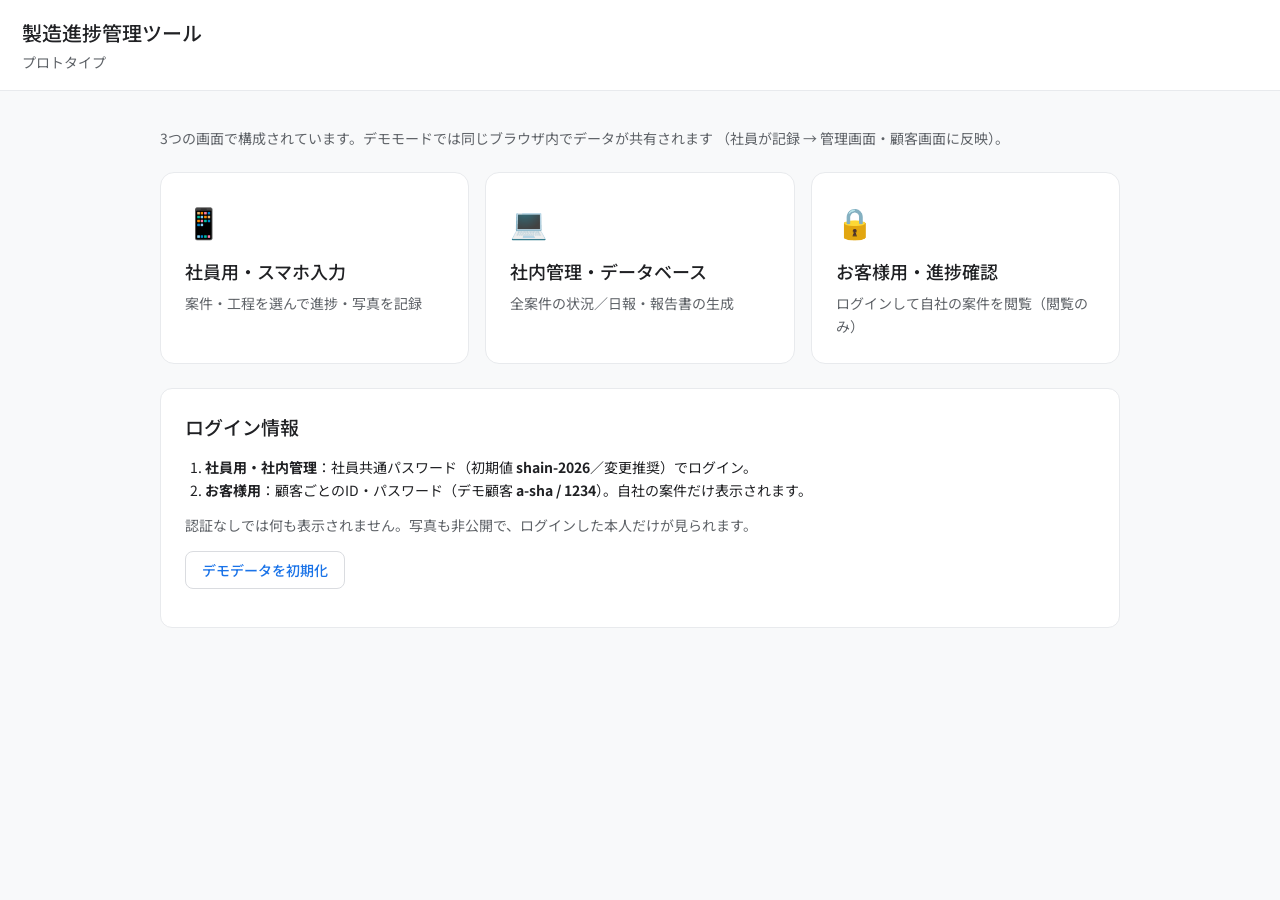
<file: index.html>
<!DOCTYPE html>
<html lang="ja">
<head>
<meta charset="UTF-8">
<meta name="viewport" content="width=device-width, initial-scale=1">
<title>製造進捗管理ツール</title>
<link rel="stylesheet" href="styles.css?v=17">
</head>
<body>
<div class="topbar">
  <div>
    <h1>製造進捗管理ツール</h1>
    <div class="sub">プロトタイプ</div>
  </div>
  <span id="mode" class="demo-tag">デモモード</span>
</div>

<div class="wrap">
  <p class="hint" style="margin-top:16px">
    3つの画面で構成されています。デモモードでは同じブラウザ内でデータが共有されます
    （社員が記録 → 管理画面・顧客画面に反映）。
  </p>

  <div class="launch">
    <a href="employee.html">
      <div class="ic">📱</div>
      <h3>社員用・スマホ入力</h3>
      <p>案件・工程を選んで進捗・写真を記録</p>
    </a>
    <a href="admin.html">
      <div class="ic">💻</div>
      <h3>社内管理・データベース</h3>
      <p>全案件の状況／日報・報告書の生成</p>
    </a>
    <a href="customer.html">
      <div class="ic">🔒</div>
      <h3>お客様用・進捗確認</h3>
      <p>ログインして自社の案件を閲覧（閲覧のみ）</p>
    </a>
  </div>

  <div class="card" style="margin-top:24px">
    <h2>ログイン情報</h2>
    <ol style="font-size:14px; padding-left:20px; margin:0">
      <li><b>社員用・社内管理</b>：社員共通パスワード（初期値 <b>shain-2026</b>／変更推奨）でログイン。</li>
      <li><b>お客様用</b>：顧客ごとのID・パスワード（デモ顧客 <b>a-sha / 1234</b>）。自社の案件だけ表示されます。</li>
    </ol>
    <p class="hint" style="margin-top:12px">
      認証なしでは何も表示されません。写真も非公開で、ログインした本人だけが見られます。
    </p>
    <p style="margin-top:10px">
      <button class="btn btn-sm" id="reset">デモデータを初期化</button>
    </p>
  </div>
</div>

<div class="toast" id="toast"></div>

<script src="store.js?v=17"></script>
<script>
if(!Store.isDemo()) document.getElementById("mode").style.display="none";
document.getElementById("reset").onclick = ()=>{
  Store.resetDemo();
  const t=document.getElementById("toast");
  t.textContent="初期化しました"; t.classList.add("show");
  setTimeout(()=>t.classList.remove("show"),1800);
};
</script>
</body>
</html>
</file>
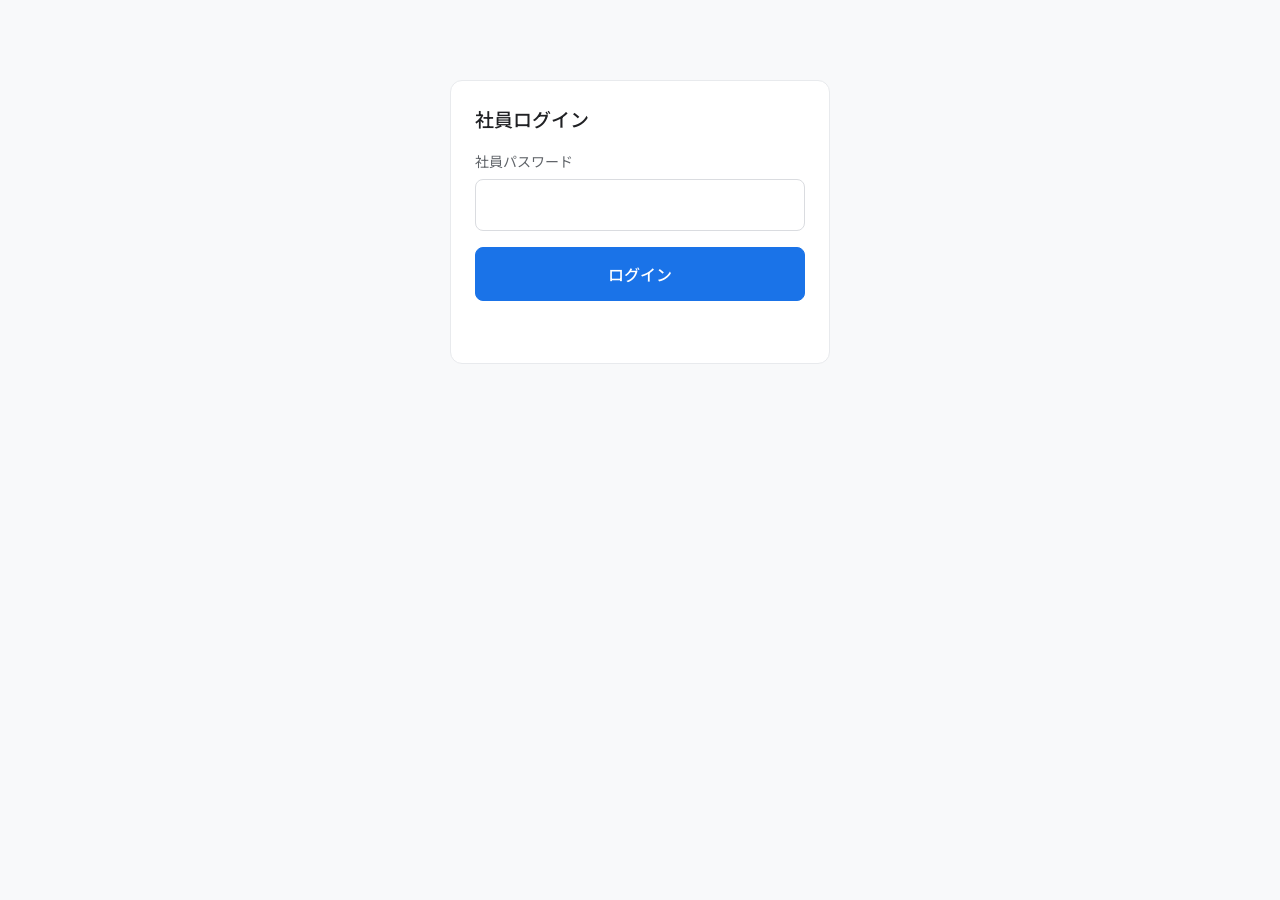
<file: admin.html>
<!DOCTYPE html>
<html lang="ja">
<head>
<meta charset="UTF-8">
<meta name="viewport" content="width=device-width, initial-scale=1">
<title>社内管理 — 進捗データベース</title>
<link rel="stylesheet" href="styles.css?v=17">
</head>
<body>
<div class="login-screen" id="empLogin" style="display:none">
  <div class="card" style="margin-top:60px">
    <h2>社員ログイン</h2>
    <label for="empPw">社員パスワード</label>
    <input type="password" id="empPw" autocomplete="current-password">
    <div style="margin-top:16px"><button class="btn btn-primary" id="empLoginBtn">ログイン</button></div>
    <p class="hint" id="empErr" style="color:var(--danger); min-height:18px; margin-top:8px"></p>
  </div>
</div>

<div class="app" id="adminMain" style="display:none">
  <aside class="sidebar" id="sidebar">
    <div class="brand"><span class="brand-mark"><svg viewBox="0 0 24 24"><rect x="3" y="13" width="4" height="8" rx="1"/><rect x="10" y="8" width="4" height="13" rx="1"/><rect x="17" y="4" width="4" height="17" rx="1"/></svg></span><div>製造進捗<small>社内管理</small></div></div>
    <nav>
      <a class="nav-item active" href="admin.html"><span class="ni-ic"><svg viewBox="0 0 24 24"><path d="M3 13h8V3H3v10zm0 8h8v-6H3v6zm10 0h8V11h-8v10zm0-18v6h8V3h-8z"/></svg></span>案件ダッシュボード</a>
      <a class="nav-item" href="index.html"><span class="ni-ic"><svg viewBox="0 0 24 24"><path d="M10 20v-6h4v6h5v-8h3L12 3 2 12h3v8z"/></svg></span>入口</a>
    </nav>
    <div class="side-foot">
      <button class="nav-item" id="logoutBtn"><span class="ni-ic"><svg viewBox="0 0 24 24"><path d="M17 7l-1.41 1.41L18.17 11H8v2h10.17l-2.58 2.58L17 17l5-5-5-5zM4 5h8V3H4c-1.1 0-2 .9-2 2v14c0 1.1.9 2 2 2h8v-2H4V5z"/></svg></span>ログアウト</button>
    </div>
  </aside>
  <div class="backdrop" id="backdrop"></div>
  <div class="content">
    <div class="appbar">
      <button class="hamburger" id="hamburger" aria-label="メニュー">☰</button>
      <div>
        <div class="appbar-title">社内管理・進捗データベース</div>
        <div class="appbar-sub">全案件の状況／日報・報告書</div>
      </div>
      <div class="appbar-spacer"></div>
      <span id="mode" class="demo-tag" style="display:none">デモ</span>
    </div>
    <div class="content-body">
  <div class="metrics">
    <div class="metric"><div class="k">進行中の案件</div><div class="v" id="mActive">–</div></div>
    <div class="metric"><div class="k">今日の記録</div><div class="v" id="mToday">–</div></div>
    <div class="metric"><div class="k">納期が近い(7日内)</div><div class="v" id="mDue" style="color:var(--warn)">–</div></div>
  </div>

  <div class="card">
    <h2>案件一覧</h2>
    <table>
      <thead>
        <tr><th>案件</th><th>顧客</th><th class="hide-sp">担当</th><th>進捗</th><th class="hide-sp">最終記録</th><th></th></tr>
      </thead>
      <tbody id="projectRows"></tbody>
    </table>
  </div>

  <div class="card" id="detailCard" style="display:none">
    <div style="display:flex; justify-content:space-between; align-items:center; margin-bottom:6px">
      <h2 id="detailTitle" style="margin:0"></h2>
      <div style="display:flex; gap:8px">
        <button class="btn btn-sm" id="btnDaily">📄 日報を出力</button>
        <button class="btn btn-sm" id="btnReport">📋 報告書を生成</button>
      </div>
    </div>
    <p class="hint" id="detailMeta"></p>
    <table>
      <thead><tr><th>日時</th><th>工程</th><th>進捗</th><th class="hide-sp">数量</th><th>入力者</th><th>コメント</th><th></th></tr></thead>
      <tbody id="logRows"></tbody>
    </table>
  </div>

    </div><!-- content-body -->
  </div><!-- content -->
</div><!-- app -->

<div class="toast" id="toast"></div>

<script src="store.js?v=17"></script>
<script src="annotate.js?v=17"></script>
<script>
let projects=[], allLogs=[], processMap={}, currentProjectId=null, adminPhotoSets={};

window.openPhotos = (logId, idx)=> Util.openImage(adminPhotoSets[logId], idx);
window.editLogPhoto = async (logId, idx)=>{
  const raw = adminPhotoSets[logId][idx];
  try{
    const src = await Store.getPhotoData(raw);
    Annotator.open(src, async (data)=>{
      try{
        toast("保存中…");
        await Store.overwritePhoto(logId, raw, data);
        allLogs = await Store.getAllLogs();
        openDetail(currentProjectId);
        toast("写真を更新しました ✓");
      }catch(e){ toast("エラー: "+e.message); }
    });
  }catch(e){ toast("画像の取得に失敗: "+e.message); }
};

async function loadData(){
  projects = await Store.getProjects();
  allLogs = await Store.getAllLogs();
  processMap = {};
  for(const p of projects){
    const procs = await Store.getProcesses(p.id);
    procs.forEach(w=> processMap[w.id]=w.name);
  }
}
async function init(){
  if(!Store.isDemo()) document.getElementById("mode").style.display="none";
  await loadData();
  renderMetrics();
  renderProjects();
}
// 背景で最新化されたら自動で再描画（開いている詳細も更新）
Store.onUpdate(async ()=>{
  await loadData();
  renderMetrics();
  renderProjects();
  if(currentProjectId && document.getElementById("detailCard").style.display!=="none") openDetail(currentProjectId);
});

function renderMetrics(){
  const active = projects.filter(p=>p.status!=="完了").length;
  const today = new Date().toDateString();
  const todayLogs = allLogs.filter(l=> new Date(l.datetime).toDateString()===today).length;
  const soon = projects.filter(p=>{
    const diff = (new Date(p.dueDate) - new Date())/86400000;
    return p.status!=="完了" && diff>=0 && diff<=7;
  }).length;
  document.getElementById("mActive").textContent = active;
  document.getElementById("mToday").textContent = todayLogs;
  document.getElementById("mDue").textContent = soon;
}

function projectProgress(p){
  const logs = allLogs.filter(l=>l.projectId===p.id);
  if(!logs.length) return 0;
  return logs.sort((a,b)=>new Date(b.datetime)-new Date(a.datetime))[0].progress;
}
function lastLogTime(p){
  const logs = allLogs.filter(l=>l.projectId===p.id);
  if(!logs.length) return "–";
  return Util.fmtDate(logs.sort((a,b)=>new Date(b.datetime)-new Date(a.datetime))[0].datetime);
}
function statusBadge(s){
  const cls = s==="完了"?"badge-ok": s==="作業中"?"badge-warn":"badge-idle";
  return `<span class="badge ${cls}">${s}</span>`;
}

function renderProjects(){
  document.getElementById("projectRows").innerHTML = projects.map(p=>{
    const prog = projectProgress(p);
    return `<tr class="clickable" onclick="openDetail('${p.id}')">
      <td>${p.name}</td>
      <td>${p.customerName}</td>
      <td class="hide-sp">${p.owner}</td>
      <td><div style="display:flex; align-items:center; gap:8px">
        <div class="bar ${prog>=100?'full':''}"><span style="width:${prog}%"></span></div>
        <span style="font-size:13px; width:34px">${prog}%</span></div></td>
      <td class="hide-sp" style="color:var(--muted)">${lastLogTime(p)}</td>
      <td>${statusBadge(p.status)}</td>
    </tr>`;
  }).join("");
}

function openDetail(pid){
  currentProjectId = pid;
  const p = projects.find(x=>x.id===pid);
  const logs = allLogs.filter(l=>l.projectId===pid).sort((a,b)=>new Date(b.datetime)-new Date(a.datetime));
  document.getElementById("detailCard").style.display="block";
  document.getElementById("detailTitle").textContent = `${p.customerName} ${p.name}`;
  document.getElementById("detailMeta").textContent =
    `担当 ${p.owner} ・ 開始 ${p.startDate} ・ 納期 ${p.dueDate} ・ 記録 ${logs.length}件`;
  document.getElementById("logRows").innerHTML = logs.map(l=>`
    <tr>
      <td style="white-space:nowrap">${Util.fmtDate(l.datetime)}</td>
      <td>${processMap[l.processId]||"–"}</td>
      <td>${l.progress}% ${statusBadge(l.status)}</td>
      <td class="hide-sp">${l.qty||""}</td>
      <td>${l.author}</td>
      <td>${l.comment||""}</td>
      <td>${(()=>{
        const list = Util.splitPhotos(l.photo);
        adminPhotoSets[l.id] = list;
        return list.map((u,idx)=>`<div class="admin-photo">
          <img class="list-thumb" data-ph="${u}" alt="写真" onclick="openPhotos('${l.id}',${idx})">
          <button class="btn-edit" onclick="editLogPhoto('${l.id}',${idx})">✏ 描き込み</button>
        </div>`).join("");
      })()}</td>
    </tr>`).join("");
  Util.hydratePhotos(document.getElementById("logRows"));
  document.getElementById("detailCard").scrollIntoView({behavior:"smooth"});
}

/* ---- 日報・報告書の生成（新しいタブに整形して開く → 印刷でPDF化可） ---- */
function buildDoc(kind){
  const p = projects.find(x=>x.id===currentProjectId);
  const logs = allLogs.filter(l=>l.projectId===currentProjectId).sort((a,b)=>new Date(a.datetime)-new Date(b.datetime));
  const rows = logs.map(l=>`<tr>
     <td>${Util.fmtDate(l.datetime)}</td><td>${processMap[l.processId]||""}</td>
     <td>${l.progress}%</td><td>${l.status}</td><td>${l.qty||""}</td>
     <td>${l.author}</td><td>${l.comment||""}</td></tr>`).join("");
  const isDaily = kind==="daily";
  const title = isDaily ? "作業日報" : "進捗報告書";
  const today = Util.fmtDay(new Date().toISOString());
  const prog = logs.length ? logs[logs.length-1].progress : 0;

  const html = `<!DOCTYPE html><html lang="ja"><head><meta charset="UTF-8"><title>${title}</title>
  <style>
    body{font-family:"Yu Gothic",Meiryo,sans-serif; color:#1c2430; margin:40px; line-height:1.7}
    h1{font-size:22px; border-bottom:2px solid #2f6bd8; padding-bottom:8px}
    .info{margin:16px 0; font-size:14px}
    .info b{display:inline-block; width:80px; color:#6b7280; font-weight:normal}
    table{width:100%; border-collapse:collapse; font-size:13px; margin-top:14px}
    th,td{border:1px solid #d0d3d8; padding:7px 8px; text-align:left}
    th{background:#f4f5f7}
    .sum{margin-top:16px; font-size:14px}
    .foot{margin-top:30px; font-size:12px; color:#9aa0a8}
    @media print{.noprint{display:none}}
    .btn{margin-top:24px; padding:10px 18px; background:#2f6bd8; color:#fff; border:none; border-radius:6px; font-size:14px; cursor:pointer}
  </style></head><body>
    <h1>${title}</h1>
    <div class="info">
      <div><b>案件</b> ${p.customerName} ${p.name}</div>
      <div><b>顧客</b> ${p.customerName}</div>
      <div><b>担当</b> ${p.owner}</div>
      <div><b>納期</b> ${p.dueDate}</div>
      <div><b>作成日</b> ${today}</div>
    </div>
    <div class="sum">現在の進捗率：<b>${prog}%</b> ／ 記録件数：${logs.length}件</div>
    <table>
      <thead><tr><th>日時</th><th>工程</th><th>進捗</th><th>状態</th><th>数量</th><th>入力者</th><th>コメント</th></tr></thead>
      <tbody>${rows||'<tr><td colspan=7>記録がありません</td></tr>'}</tbody>
    </table>
    <div class="foot">本書は進捗管理システムより自動生成されました（${today}）。</div>
    <button class="btn noprint" onclick="window.print()">印刷 / PDF保存</button>
  </body></html>`;
  const w = window.open("", "_blank");
  w.document.write(html); w.document.close();
}
document.getElementById("btnDaily").onclick = ()=>buildDoc("daily");
document.getElementById("btnReport").onclick = ()=>buildDoc("report");

function toast(m){const t=document.getElementById("toast");t.textContent=m;t.classList.add("show");setTimeout(()=>t.classList.remove("show"),2000);}

/* ---- サイドメニュー開閉（スマホ） ---- */
function toggleSidebar(open){
  const sb=document.getElementById("sidebar"), bd=document.getElementById("backdrop");
  const show = open===undefined ? !sb.classList.contains("open") : open;
  sb.classList.toggle("open", show); bd.classList.toggle("show", show);
}
document.getElementById("hamburger").onclick = ()=> toggleSidebar();
document.getElementById("backdrop").onclick = ()=> toggleSidebar(false);
document.getElementById("logoutBtn").onclick = ()=>{ Store.logout(); location.reload(); };

/* ---- 社員ログインのゲート ---- */
function showEmpLogin(){ document.getElementById("empLogin").style.display="block"; document.getElementById("adminMain").style.display="none"; }
function showAdminMain(){ document.getElementById("empLogin").style.display="none"; document.getElementById("adminMain").style.display=""; }
async function start(){
  if(Store.hasToken() && Store.role()==="employee"){
    showAdminMain();
    try{ await init(); }
    catch(e){ if(e.auth){ Store.logout(); showEmpLogin(); } else { toast("エラー: "+e.message); } }
  } else { showEmpLogin(); }
}
document.getElementById("empLoginBtn").onclick = async ()=>{
  const pw=document.getElementById("empPw").value;
  document.getElementById("empErr").textContent="";
  try{ await Store.loginEmployee(pw); showAdminMain(); await init(); }
  catch(e){ document.getElementById("empErr").textContent = e.message; }
};
document.getElementById("empPw").addEventListener("keydown",e=>{ if(e.key==="Enter") document.getElementById("empLoginBtn").click(); });
start();
</script>
</body>
</html>
</file>
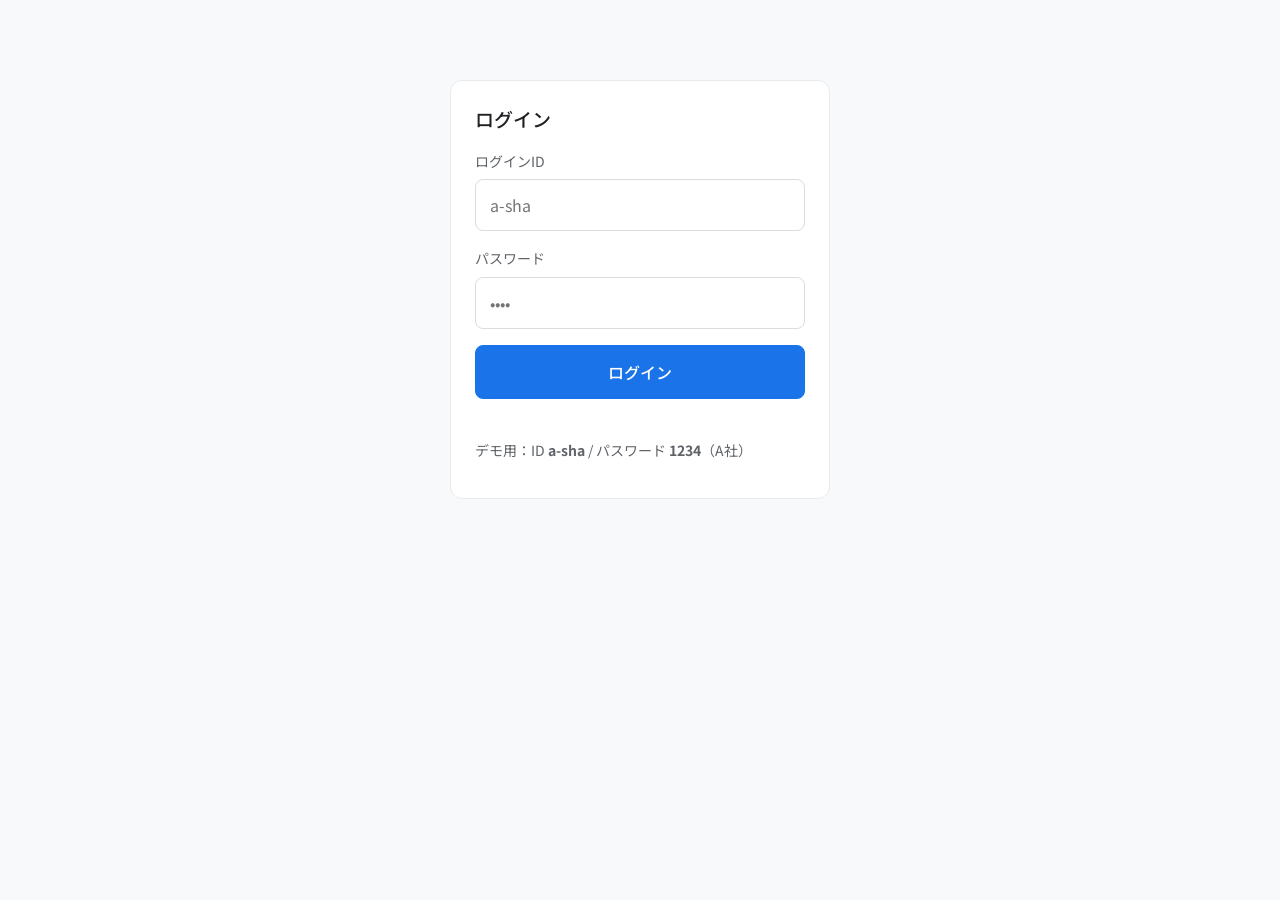
<file: customer.html>
<!DOCTYPE html>
<html lang="ja">
<head>
<meta charset="UTF-8">
<meta name="viewport" content="width=device-width, initial-scale=1">
<title>進捗確認 — お客様用</title>
<link rel="stylesheet" href="styles.css?v=17">
</head>
<body>
<!-- ログイン画面 -->
<div class="login-screen" id="loginView">
  <div class="card" style="margin-top:60px">
    <h2>ログイン</h2>
    <label for="loginId">ログインID</label>
    <input type="text" id="loginId" autocomplete="username" placeholder="a-sha">
    <label for="password">パスワード</label>
    <input type="password" id="password" autocomplete="current-password" placeholder="••••">
    <div style="margin-top:16px"><button class="btn btn-primary" id="doLogin">ログイン</button></div>
    <p class="hint" id="loginErr" style="color:var(--danger); min-height:18px; margin-top:8px"></p>
    <p class="hint">デモ用：ID <b>a-sha</b> / パスワード <b>1234</b>（A社）</p>
  </div>
</div>

<!-- サイドバー付きアプリ -->
<div class="app" id="dataView" style="display:none">
  <aside class="sidebar" id="sidebar">
    <div class="brand"><span class="brand-mark"><svg viewBox="0 0 24 24"><rect x="3" y="13" width="4" height="8" rx="1"/><rect x="10" y="8" width="4" height="13" rx="1"/><rect x="17" y="4" width="4" height="17" rx="1"/></svg></span><div id="brandCo">進捗確認<small>お客様ページ</small></div></div>
    <nav>
      <button class="nav-item active" id="navList"><span class="ni-ic"><svg viewBox="0 0 24 24"><path d="M10 4H4c-1.1 0-1.99.9-1.99 2L2 18c0 1.1.9 2 2 2h16c1.1 0 2-.9 2-2V8c0-1.1-.9-2-2-2h-8l-2-2z"/></svg></span>案件一覧</button>
    </nav>
    <div class="side-foot">
      <button class="nav-item" id="logoutBtn"><span class="ni-ic"><svg viewBox="0 0 24 24"><path d="M17 7l-1.41 1.41L18.17 11H8v2h10.17l-2.58 2.58L17 17l5-5-5-5zM4 5h8V3H4c-1.1 0-2 .9-2 2v14c0 1.1.9 2 2 2h8v-2H4V5z"/></svg></span>ログアウト</button>
    </div>
  </aside>
  <div class="backdrop" id="backdrop"></div>
  <div class="content">
    <div class="appbar">
      <button class="hamburger" id="hamburger" aria-label="メニュー">☰</button>
      <div>
        <div class="appbar-title">進捗確認</div>
        <div class="appbar-sub" id="sub">お客様</div>
      </div>
    </div>
    <div class="content-body">
      <div id="listView">
        <div class="card">
          <h2 id="companyName"></h2>
          <div id="projectList"></div>
        </div>
      </div>

      <div id="detailView" style="display:none">
        <p class="hint"><span class="btn btn-sm" id="backBtn">← 案件一覧</span></p>
        <div class="card">
          <div style="display:flex; justify-content:space-between; align-items:flex-start; gap:10px">
            <div>
              <h2 id="dTitle" style="margin:0 0 4px"></h2>
              <p class="hint" id="dMeta" style="margin:0"></p>
            </div>
            <span id="dBadge"></span>
          </div>
          <div style="display:flex; align-items:center; gap:10px; margin:14px 0 4px">
            <div class="bar" id="dBarWrap" style="max-width:none"><span id="dBar" style="width:0%"></span></div>
            <span id="dProg" style="font-weight:600; width:40px"></span>
          </div>
        </div>
        <div class="card">
          <h2>進捗の履歴</h2>
          <div class="timeline" id="timeline"></div>
        </div>
      </div>
    </div>
  </div>
</div>

<script src="store.js?v=17"></script>
<script>
// 顧客端末には他社ぶんを含むデータを保存しない（メモリ内キャッシュのみ）
Store.disableDiskCache();

let me=null, myProjects=[], processMap={}, photoSets={};
window.openPhotos = (logId, idx)=> Util.openImage(photoSets[logId], idx);

// 背景で最新化されたら、一覧表示中なら自動で再描画
Store.onUpdate(async ()=>{
  if(!me) return;
  const all = await Store.getProjects();
  myProjects = all.filter(p=>p.customerId===me.id);
  for(const p of myProjects){ const procs = await Store.getProcesses(p.id); procs.forEach(w=> processMap[w.id]=w.name); }
  if(document.getElementById("listView").style.display!=="none") renderList();
});

/* ---- ログイン ---- */
document.getElementById("doLogin").onclick = login;
document.getElementById("password").addEventListener("keydown", e=>{ if(e.key==="Enter") login(); });

async function login(){
  const id = document.getElementById("loginId").value.trim();
  const pw = document.getElementById("password").value;
  const errEl = document.getElementById("loginErr");
  errEl.textContent = "";
  try{
    me = await Store.login(id, pw);
    sessionStorage.setItem("mfg_customer", JSON.stringify(me));
    await showData();
  }catch(err){
    errEl.textContent = err.message;
  }
}

document.getElementById("logoutBtn").onclick = ()=>{ Store.logout(); sessionStorage.removeItem("mfg_customer"); location.reload(); };

/* サイドメニュー開閉（スマホ） */
function toggleSidebar(open){
  const sb=document.getElementById("sidebar"), bd=document.getElementById("backdrop");
  const show = open===undefined ? !sb.classList.contains("open") : open;
  sb.classList.toggle("open", show); bd.classList.toggle("show", show);
}
document.getElementById("hamburger").onclick = ()=> toggleSidebar();
document.getElementById("backdrop").onclick = ()=> toggleSidebar(false);
document.getElementById("navList").onclick = ()=>{
  document.getElementById("detailView").style.display="none";
  document.getElementById("listView").style.display="block";
  toggleSidebar(false);
};

function backToLogin(){
  Store.logout();
  document.getElementById("dataView").style.display="none";
  document.getElementById("loginView").style.display="block";
}

async function showData(){
  document.getElementById("loginView").style.display="none";
  document.getElementById("dataView").style.display="";
  document.getElementById("sub").textContent = me.company + " 様";
  document.getElementById("brandCo").innerHTML = me.company + "<small>進捗確認</small>";
  document.getElementById("companyName").textContent = me.company + " の案件";
  try{
    const all = await Store.getProjects();
    myProjects = all.filter(p=>p.customerId===me.id);
    for(const p of myProjects){
      const procs = await Store.getProcesses(p.id);
      procs.forEach(w=> processMap[w.id]=w.name);
    }
    renderList();
  }catch(e){
    // トークン切れ等はログイン画面へ戻す
    document.getElementById("loginErr").textContent = e.auth ? "再度ログインしてください" : e.message;
    backToLogin();
  }
}

function statusBadge(s){
  const cls = s==="完了"?"badge-ok": s==="作業中"?"badge-warn":"badge-idle";
  return `<span class="badge ${cls}">${s}</span>`;
}

async function renderList(){
  const rows = [];
  for(const p of myProjects){
    const logs = await Store.getLogs(p.id);
    const prog = logs.length ? logs[0].progress : 0;
    rows.push(`<div class="card" style="cursor:pointer; margin-bottom:10px" onclick="openDetail('${p.id}')">
      <div style="display:flex; justify-content:space-between; align-items:center">
        <div>
          <div style="font-weight:600">${p.name}</div>
          <div class="hint">納期 ${p.dueDate} ・ 担当 ${p.owner}</div>
        </div>
        ${statusBadge(p.status)}
      </div>
      <div style="display:flex; align-items:center; gap:10px; margin-top:10px">
        <div class="bar ${prog>=100?'full':''}"><span style="width:${prog}%"></span></div>
        <span style="font-size:13px; width:36px">${prog}%</span>
      </div>
    </div>`);
  }
  document.getElementById("projectList").innerHTML = rows.join("") || '<p class="empty">案件がありません</p>';
}

async function openDetail(pid){
  const p = myProjects.find(x=>x.id===pid);
  const logs = await Store.getLogs(pid);
  const prog = logs.length ? logs[0].progress : 0;

  document.getElementById("listView").style.display="none";
  document.getElementById("detailView").style.display="block";
  document.getElementById("dTitle").textContent = p.name;
  document.getElementById("dMeta").textContent = `納期 ${p.dueDate} ・ 担当 ${p.owner}`;
  document.getElementById("dBadge").innerHTML = statusBadge(p.status);
  document.getElementById("dBar").style.width = prog+"%";
  document.getElementById("dBarWrap").className = "bar " + (prog>=100?"full":"");
  document.getElementById("dProg").textContent = prog+"%";

  document.getElementById("timeline").innerHTML = logs.map(l=>{
    const list = Util.splitPhotos(l.photo);
    photoSets[l.id] = list;
    const gal = list.length ? `<div class="gallery">${list.map((u,idx)=>
      `<img class="tl-photo" data-ph="${u}" alt="現場写真" onclick="openPhotos('${l.id}',${idx})">`).join("")}</div>` : "";
    return `<div class="tl-item">
      <div class="tl-meta">${Util.fmtDate(l.datetime)} ・ ${processMap[l.processId]||""} ・ ${l.status}</div>
      <div class="tl-text">${l.comment||""}</div>
      ${gal}
    </div>`;
  }).join("") || '<p class="empty">まだ記録がありません</p>';
  Util.hydratePhotos(document.getElementById("timeline"));
  window.scrollTo({top:0, behavior:"smooth"});
}

document.getElementById("backBtn").onclick = ()=>{
  document.getElementById("detailView").style.display="none";
  document.getElementById("listView").style.display="block";
};

/* セッション（トークン）が残っていれば自動ログイン */
(function restore(){
  const saved = sessionStorage.getItem("mfg_customer");
  if(saved && Store.hasToken() && Store.role()==="customer"){ me = JSON.parse(saved); showData(); }
})();
</script>
</body>
</html>
</file>
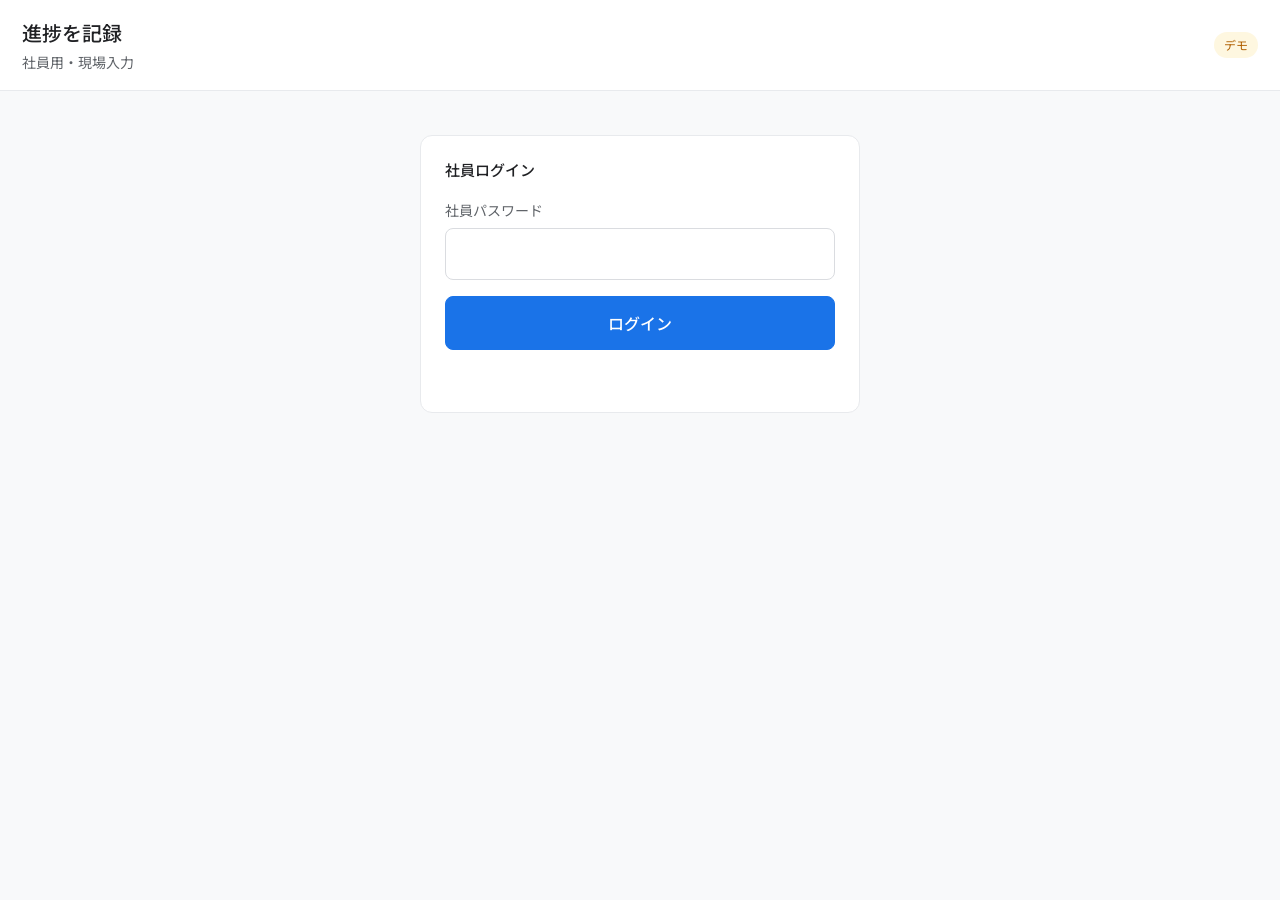
<file: employee.html>
<!DOCTYPE html>
<html lang="ja">
<head>
<meta charset="UTF-8">
<meta name="viewport" content="width=device-width, initial-scale=1, maximum-scale=1">
<title>進捗を記録 — 社員用</title>
<link rel="stylesheet" href="styles.css?v=17">
</head>
<body>
<div class="topbar">
  <div>
    <h1>進捗を記録</h1>
    <div class="sub">社員用・現場入力</div>
  </div>
  <span id="mode" class="demo-tag">デモ</span>
</div>

<div class="wrap-narrow" id="empLogin" style="display:none">
  <div class="card" style="margin-top:24px">
    <h2 style="font-size:15px;margin:0 0 12px">社員ログイン</h2>
    <label for="empPw">社員パスワード</label>
    <input type="password" id="empPw" autocomplete="current-password">
    <div style="margin-top:16px"><button class="btn btn-primary" id="empLoginBtn">ログイン</button></div>
    <p class="hint" id="empErr" style="color:var(--danger); min-height:18px; margin-top:8px"></p>
  </div>
</div>

<div class="wrap-narrow" id="empMain" style="display:none">
  <div class="card">
    <label for="project">案件</label>
    <select id="project"></select>

    <label for="process">工程</label>
    <select id="process"></select>

    <label>進捗率 <span id="progVal" style="color:var(--text); font-weight:600">0%</span></label>
    <input type="range" id="progress" min="0" max="100" step="5" value="0">

    <div class="row">
      <div>
        <label for="qty">数量</label>
        <input type="number" id="qty" inputmode="numeric" placeholder="0">
      </div>
      <div>
        <label for="status">ステータス</label>
        <select id="status">
          <option>未着手</option>
          <option selected>作業中</option>
          <option>完了</option>
          <option>要確認</option>
        </select>
      </div>
    </div>

    <label for="author">入力者</label>
    <input type="text" id="author" placeholder="氏名（例：鈴木）">

    <label for="comment">コメント・作業メモ</label>
    <textarea id="comment" placeholder="作業内容・気づき・不具合など"></textarea>

    <label>写真（複数可）</label>
    <div class="thumbs" id="thumbs"></div>
    <div class="row" style="margin-top:8px">
      <button type="button" class="btn" id="btnCam">📷 撮影</button>
      <button type="button" class="btn" id="btnLib">🖼 画像を選ぶ</button>
    </div>
    <input type="file" id="photoCam" accept="image/*" capture="environment" style="display:none">
    <input type="file" id="photoLib" accept="image/*" multiple style="display:none">
    <p class="hint" style="margin-top:6px">「撮影」でその場で撮影、「画像を選ぶ」で複数枚まとめて追加。各写真の「描く」で矢印などを書き込めます。</p>

    <div style="margin-top:18px">
      <button class="btn-primary btn" id="submit">送信して記録</button>
    </div>
  </div>

  <p class="hint" style="text-align:center">
    <a href="index.html">← 入口にもどる</a>
  </p>
</div>

<div class="toast" id="toast"></div>

<script src="store.js?v=17"></script>
<script src="annotate.js?v=17"></script>
<script>
let photos = [];

async function init(){
  if(!Store.isDemo()) document.getElementById("mode").style.display="none";
  const projects = await Store.getProjects();
  const sel = document.getElementById("project");
  sel.innerHTML = projects.map(p=>`<option value="${p.id}">${p.customerName} ${p.name}</option>`).join("");
  sel.onchange = loadProcesses;
  await loadProcesses();
}

async function loadProcesses(){
  const pid = document.getElementById("project").value;
  const procs = await Store.getProcesses(pid);
  document.getElementById("process").innerHTML =
    procs.map(w=>`<option value="${w.id}">${w.name}</option>`).join("");
}

document.getElementById("progress").oninput = (e)=>{
  document.getElementById("progVal").textContent = e.target.value + "%";
};

function renderPhotos(){
  const box = document.getElementById("thumbs");
  box.innerHTML = photos.map((src,i)=>`
    <div class="g-item">
      <img class="thumb" src="${src}" alt="写真${i+1}">
      <button class="g-del" onclick="delPhoto(${i})" title="削除">×</button>
      <button class="g-edit" onclick="editPhoto(${i})">描く</button>
    </div>`).join("");
}
window.delPhoto = (i)=>{ photos.splice(i,1); renderPhotos(); };
window.editPhoto = (i)=>{ Annotator.open(photos[i], (data)=>{ photos[i]=data; renderPhotos(); }); };

async function addFiles(fileList){
  for(const file of fileList){
    photos.push(await Util.fileToResizedDataUrl(file));
  }
  renderPhotos();
}
document.getElementById("btnCam").onclick = ()=> document.getElementById("photoCam").click();
document.getElementById("btnLib").onclick = ()=> document.getElementById("photoLib").click();
document.getElementById("photoCam").onchange = async (e)=>{ await addFiles(e.target.files); e.target.value=""; };
document.getElementById("photoLib").onchange = async (e)=>{ await addFiles(e.target.files); e.target.value=""; };

document.getElementById("submit").onclick = async ()=>{
  const btn = document.getElementById("submit");
  const projectId = document.getElementById("project").value;
  const processId = document.getElementById("process").value;
  const author = document.getElementById("author").value.trim();
  if(!author){ toast("入力者の氏名を入れてください"); return; }

  btn.disabled = true; btn.textContent = "送信中…";
  try{
    await Store.addLog({
      projectId, processId,
      datetime: new Date().toISOString(),
      author,
      progress: Number(document.getElementById("progress").value),
      status: document.getElementById("status").value,
      qty: Number(document.getElementById("qty").value || 0),
      comment: document.getElementById("comment").value.trim(),
      photos: photos,
    });
    toast("記録しました ✓");
    // 入力をリセット（案件・工程・入力者は残す）
    document.getElementById("comment").value = "";
    document.getElementById("qty").value = "";
    photos = [];
    renderPhotos();
  }catch(err){
    toast("エラー: " + err.message);
  }finally{
    btn.disabled = false; btn.textContent = "送信して記録";
  }
};

function toast(msg){
  const t = document.getElementById("toast");
  t.textContent = msg; t.classList.add("show");
  setTimeout(()=>t.classList.remove("show"), 2200);
}

/* ---- 社員ログインのゲート ---- */
function showEmpLogin(){ document.getElementById("empLogin").style.display="block"; document.getElementById("empMain").style.display="none"; }
function showEmpMain(){ document.getElementById("empLogin").style.display="none"; document.getElementById("empMain").style.display="block"; }
async function start(){
  if(Store.hasToken() && Store.role()==="employee"){
    showEmpMain();
    try{ await init(); }
    catch(e){ if(e.auth){ Store.logout(); showEmpLogin(); } else { toast("エラー: "+e.message); } }
  } else { showEmpLogin(); }
}
document.getElementById("empLoginBtn").onclick = async ()=>{
  const pw=document.getElementById("empPw").value;
  document.getElementById("empErr").textContent="";
  try{ await Store.loginEmployee(pw); showEmpMain(); await init(); }
  catch(e){ document.getElementById("empErr").textContent = e.message; }
};
document.getElementById("empPw").addEventListener("keydown",e=>{ if(e.key==="Enter") document.getElementById("empLoginBtn").click(); });
start();
</script>
</body>
</html>
</file>
<file: styles.css>
@import url('https://fonts.googleapis.com/css2?family=Noto+Sans+JP:wght@400;500;700&display=swap');

/* ===== 共通デザイン（Google風・シンプル） ===== */
:root{
  --accent:#1a73e8; --accent-d:#1765cc;
  --bg:#f8f9fa; --card:#ffffff; --line:#dadce0; --line-soft:#e8eaed;
  --text:#202124; --muted:#5f6368; --faint:#80868b;
  --ok:#188038; --warn:#b06000; --danger:#d93025;
  --radius:8px;
}
*{box-sizing:border-box}
html,body{margin:0}
body{
  font-family:"Noto Sans JP","Helvetica Neue",Arial,-apple-system,BlinkMacSystemFont,sans-serif;
  background:var(--bg); color:var(--text); font-size:16px; line-height:1.65;
  -webkit-text-size-adjust:100%; -webkit-font-smoothing:antialiased; -moz-osx-font-smoothing:grayscale;
}
a{color:var(--accent); text-decoration:none}
h1{font-size:24px; font-weight:500; margin:0}
h2{font-size:19px; font-weight:500; margin:0 0 14px}
h3{font-size:17px; font-weight:500}

/* レイアウト */
.wrap{max-width:1000px; margin:0 auto; padding:20px}
.wrap-narrow{max-width:480px; margin:0 auto; padding:20px}
.topbar{background:var(--card); border-bottom:1px solid var(--line-soft); padding:16px 22px; display:flex; align-items:center; justify-content:space-between; position:sticky; top:0; z-index:10}
.topbar h1{font-size:20px; font-weight:500}
.topbar .sub{font-size:14px; color:var(--muted); margin-top:2px}

/* カード */
.card{background:var(--card); border:1px solid var(--line-soft); border-radius:12px; padding:22px 24px; margin-bottom:18px}
.card h2{font-size:19px}

/* フォーム */
label{display:block; font-size:14px; color:var(--muted); margin:16px 0 6px}
input,select,textarea{width:100%; font-size:16px; padding:13px 14px; border:1px solid var(--line); border-radius:8px; background:#fff; color:var(--text); font-family:inherit}
input:focus,select:focus,textarea:focus{outline:none; border-color:var(--accent); box-shadow:0 0 0 1px var(--accent)}
textarea{min-height:88px; resize:vertical; line-height:1.6}
.row{display:flex; gap:14px}
.row>*{flex:1}

/* ボタン（Google風） */
.btn{display:inline-flex; align-items:center; justify-content:center; gap:8px; border:1px solid var(--line); background:#fff; color:var(--accent); padding:10px 20px; border-radius:8px; font-size:15px; font-weight:500; cursor:pointer; font-family:inherit; transition:background .15s,border-color .15s}
.btn:hover{background:#f6faff; border-color:#c9d6ea}
.btn:active{background:#eef4fe}
.btn-primary{background:var(--accent); border-color:var(--accent); color:#fff; width:100%; padding:14px; font-size:16px}
.btn-primary:hover{background:var(--accent-d); border-color:var(--accent-d)}
.btn-sm{padding:8px 16px; font-size:14px}

/* バッジ */
.badge{display:inline-block; font-size:13px; padding:4px 12px; border-radius:99px; font-weight:500}
.badge-ok{background:#e6f4ea; color:var(--ok)}
.badge-warn{background:#fef7e0; color:var(--warn)}
.badge-idle{background:#f1f3f4; color:var(--muted)}

/* 進捗バー */
.bar{height:8px; background:#e8eaed; border-radius:99px; overflow:hidden; flex:1}
.bar>span{display:block; height:100%; background:var(--accent)}
.bar.full>span{background:var(--ok)}

/* テーブル */
table{width:100%; border-collapse:collapse; font-size:15px}
th{text-align:left; font-weight:500; color:var(--muted); padding:12px 8px; font-size:14px; border-bottom:1px solid var(--line)}
td{padding:14px 8px; border-bottom:1px solid var(--line-soft)}
tr.clickable{cursor:pointer}
tr.clickable:hover td{background:#f8f9fa}

/* メトリクス */
.metrics{display:grid; grid-template-columns:repeat(3,1fr); gap:14px; margin-bottom:18px}
.metric{background:var(--card); border:1px solid var(--line-soft); border-radius:12px; padding:18px 20px}
.metric .k{font-size:14px; color:var(--muted)}
.metric .v{font-size:30px; font-weight:500; margin-top:4px}

/* タイムライン */
.timeline{border-left:2px solid var(--line-soft); margin-left:6px; padding-left:20px; display:flex; flex-direction:column; gap:26px}
.tl-item{position:relative}
.tl-item::before{content:""; position:absolute; left:-27px; top:5px; width:11px; height:11px; border-radius:50%; background:var(--accent); border:2px solid #fff}
.tl-meta{font-size:14px; color:var(--muted)}
.tl-text{font-size:16px; margin:5px 0 10px}
.tl-photo{border-radius:12px; border:1px solid var(--line-soft); cursor:zoom-in}

/* 写真プレビュー（入力画面） */
.thumbs{display:flex; gap:10px; flex-wrap:wrap; margin-top:10px}
.thumb{width:82px; height:82px; border-radius:10px; object-fit:cover; border:1px solid var(--line)}
.thumb-add{width:82px; height:82px; border-radius:10px; border:1px dashed #bfc4cc; display:flex; align-items:center; justify-content:center; color:var(--muted); font-size:28px; cursor:pointer}

/* 写真ギャラリー（大きく表示） */
.gallery{display:flex; flex-direction:column; gap:14px; margin-top:12px}
.gallery .tl-photo{width:100%; max-width:560px; height:auto; max-height:74vh; object-fit:contain; background:#f1f3f4}
.g-item{position:relative}
.g-del{position:absolute; top:5px; right:5px; width:26px; height:26px; border-radius:50%; border:none; background:rgba(0,0,0,.6); color:#fff; font-size:16px; line-height:1; cursor:pointer}
.g-edit{position:absolute; bottom:6px; right:6px; background:rgba(0,0,0,.62); color:#fff; border:none; border-radius:6px; font-size:13px; padding:4px 10px; cursor:pointer}

/* ライトボックス */
.lightbox{position:fixed; inset:0; background:rgba(32,33,36,.92); display:flex; align-items:center; justify-content:center; padding:10px; z-index:1000; cursor:zoom-out}
.lightbox img{height:calc(100vh - 20px); width:auto; max-width:100%; object-fit:contain; border-radius:8px}
.lightbox-close{position:fixed; top:14px; right:18px; width:46px; height:46px; border-radius:50%; border:none; background:rgba(255,255,255,.15); color:#fff; font-size:28px; line-height:1; cursor:pointer}
.lightbox-close:hover{background:rgba(255,255,255,.28)}
.lightbox-nav{position:fixed; top:50%; transform:translateY(-50%); width:52px; height:52px; border-radius:50%; border:none; background:rgba(255,255,255,.15); color:#fff; font-size:28px; cursor:pointer; z-index:1001}
.lightbox-nav:hover{background:rgba(255,255,255,.28)}
.lightbox-prev{left:14px}
.lightbox-next{right:14px}
.lightbox-count{position:fixed; bottom:16px; left:50%; transform:translateX(-50%); color:#fff; font-size:14px; background:rgba(0,0,0,.4); padding:5px 14px; border-radius:99px}

/* 社内管理の写真 */
.admin-photo{display:inline-block; text-align:center; margin:5px; vertical-align:top}
.admin-photo .list-thumb{width:160px; height:160px; display:block; object-fit:cover; border-radius:10px; border:1px solid var(--line-soft); cursor:zoom-in}
.btn-edit{margin-top:6px; width:160px; font-size:13px; padding:6px 0; border:1px solid var(--line); background:#fff; border-radius:8px; cursor:pointer; font-family:inherit; color:var(--accent)}
.btn-edit:hover{background:#f6faff}
.list-thumb{width:64px; height:64px; object-fit:cover; border-radius:8px; border:1px solid var(--line-soft); cursor:zoom-in}

/* ===== サイドメニュー（Google Drive風・ライト） ===== */
.app{display:flex; min-height:100vh; background:var(--bg)}
.sidebar{width:260px; flex-shrink:0; background:var(--card); border-right:1px solid var(--line-soft); display:flex; flex-direction:column; position:sticky; top:0; height:100vh}
.sidebar .brand{display:flex; align-items:center; gap:11px; padding:22px 22px 18px; font-size:18px; font-weight:500; color:var(--text)}
.brand-mark{display:flex; width:24px; height:24px; color:var(--accent); flex-shrink:0}
.brand-mark svg{width:24px; height:24px; fill:currentColor}
.sidebar .brand small{display:block; font-size:12px; font-weight:400; color:var(--muted); margin-top:1px}
.sidebar nav{flex:1; padding:8px 12px 8px 0; display:flex; flex-direction:column; gap:2px; overflow-y:auto}
.side-label{font-size:12px; color:var(--faint); padding:12px 20px 4px}
.nav-item{display:flex; align-items:center; gap:16px; padding:12px 20px; border-radius:0 24px 24px 0; color:var(--text); font-size:15px; font-weight:500; cursor:pointer; text-decoration:none; border:none; background:none; width:100%; text-align:left; font-family:inherit}
.nav-item .ni-ic{width:20px; height:20px; flex-shrink:0; color:var(--muted); display:flex}
.nav-item .ni-ic svg{width:20px; height:20px; fill:currentColor}
.nav-item:hover{background:#f1f3f4}
.nav-item.active{background:#e8f0fe; color:var(--accent)}
.nav-item.active .ni-ic{color:var(--accent)}
.side-foot{padding:8px 12px 12px 0; border-top:1px solid var(--line-soft)}
.content{flex:1; min-width:0; display:flex; flex-direction:column; background:var(--bg)}
.appbar{display:flex; align-items:center; gap:14px; padding:16px 26px; background:var(--card); border-bottom:1px solid var(--line-soft); position:sticky; top:0; z-index:5}
.appbar-title{font-size:20px; font-weight:500}
.appbar-sub{font-size:13px; color:var(--muted); margin-top:1px}
.appbar-spacer{flex:1}
.content-body{padding:26px; width:100%; max-width:1080px}
.hamburger{display:none; background:none; border:1px solid var(--line); border-radius:8px; width:40px; height:40px; font-size:20px; cursor:pointer; align-items:center; justify-content:center; color:var(--text)}
.backdrop{display:none; position:fixed; inset:0; background:rgba(0,0,0,.4); z-index:40}
.login-screen{max-width:420px; margin:0 auto; padding:20px}
@media(max-width:860px){
  .sidebar{position:fixed; left:0; top:0; transform:translateX(-100%); transition:transform .25s; z-index:50; box-shadow:0 2px 24px rgba(60,64,67,.28)}
  .sidebar.open{transform:none}
  .hamburger{display:inline-flex}
  .backdrop.show{display:block}
  .content-body{padding:18px}
  .appbar{padding:14px 18px}
}

/* お知らせ・状態 */
.hint{font-size:14px; color:var(--muted)}
.demo-tag{font-size:12px; background:#fef7e0; color:var(--warn); padding:3px 10px; border-radius:99px}
.empty{text-align:center; color:var(--muted); padding:36px 12px; font-size:15px}
.toast{position:fixed; left:50%; bottom:26px; transform:translateX(-50%) translateY(20px); background:#202124; color:#fff; padding:14px 24px; border-radius:8px; font-size:15px; opacity:0; transition:.25s; pointer-events:none; z-index:100}
.toast.show{opacity:1; transform:translateX(-50%) translateY(0)}

/* 入口ページ */
.launch{display:grid; grid-template-columns:repeat(auto-fit,minmax(260px,1fr)); gap:16px; margin-top:22px}
.launch a{display:block; background:var(--card); border:1px solid var(--line-soft); border-radius:14px; padding:24px; color:var(--text); transition:box-shadow .15s,border-color .15s}
.launch a:hover{box-shadow:0 1px 8px rgba(60,64,67,.15); border-color:var(--line)}
.launch .ic{font-size:30px}
.launch h3{margin:10px 0 6px; font-size:18px; font-weight:500}
.launch p{margin:0; font-size:14px; color:var(--muted)}

/* 注釈エディタ */
.anno{position:fixed; inset:0; background:#202124; z-index:2000; display:flex; flex-direction:column}
.anno-bar{display:flex; align-items:center; gap:6px; padding:10px; background:#2a2b2e; flex-wrap:wrap}
.anno-stage{flex:1; display:flex; align-items:center; justify-content:center; overflow:hidden; padding:6px}
.anno-canvas{touch-action:none; background:#000; box-shadow:0 0 0 1px #3c4043}
.anno-btn{background:#3c4043; color:#fff; border:1px solid #5f6368; border-radius:8px; padding:9px 14px; font-size:14px; cursor:pointer; font-family:inherit}
.anno-btn.on{background:var(--accent); border-color:var(--accent)}
.anno-btn:active{transform:scale(.97)}
.anno-save{background:var(--accent); border-color:var(--accent); font-weight:500}
.anno-cancel{background:transparent}
.anno-colors{display:inline-flex; gap:5px; margin-left:6px}
.anno-col{width:26px; height:26px; border-radius:50%; border:2px solid #5f6368; cursor:pointer; padding:0}
.anno-col.on{border-color:#fff}
.anno-w{display:inline-flex; align-items:center; gap:6px; color:#ccc; font-size:12px; margin-left:6px}
.anno-w input{width:90px}
@media(max-width:520px){ .anno-btn{padding:9px 11px; font-size:13px} .anno-w input{width:64px} }

@media(max-width:520px){ .metrics{grid-template-columns:repeat(3,1fr)} .hide-sp{display:none} }
</file>
